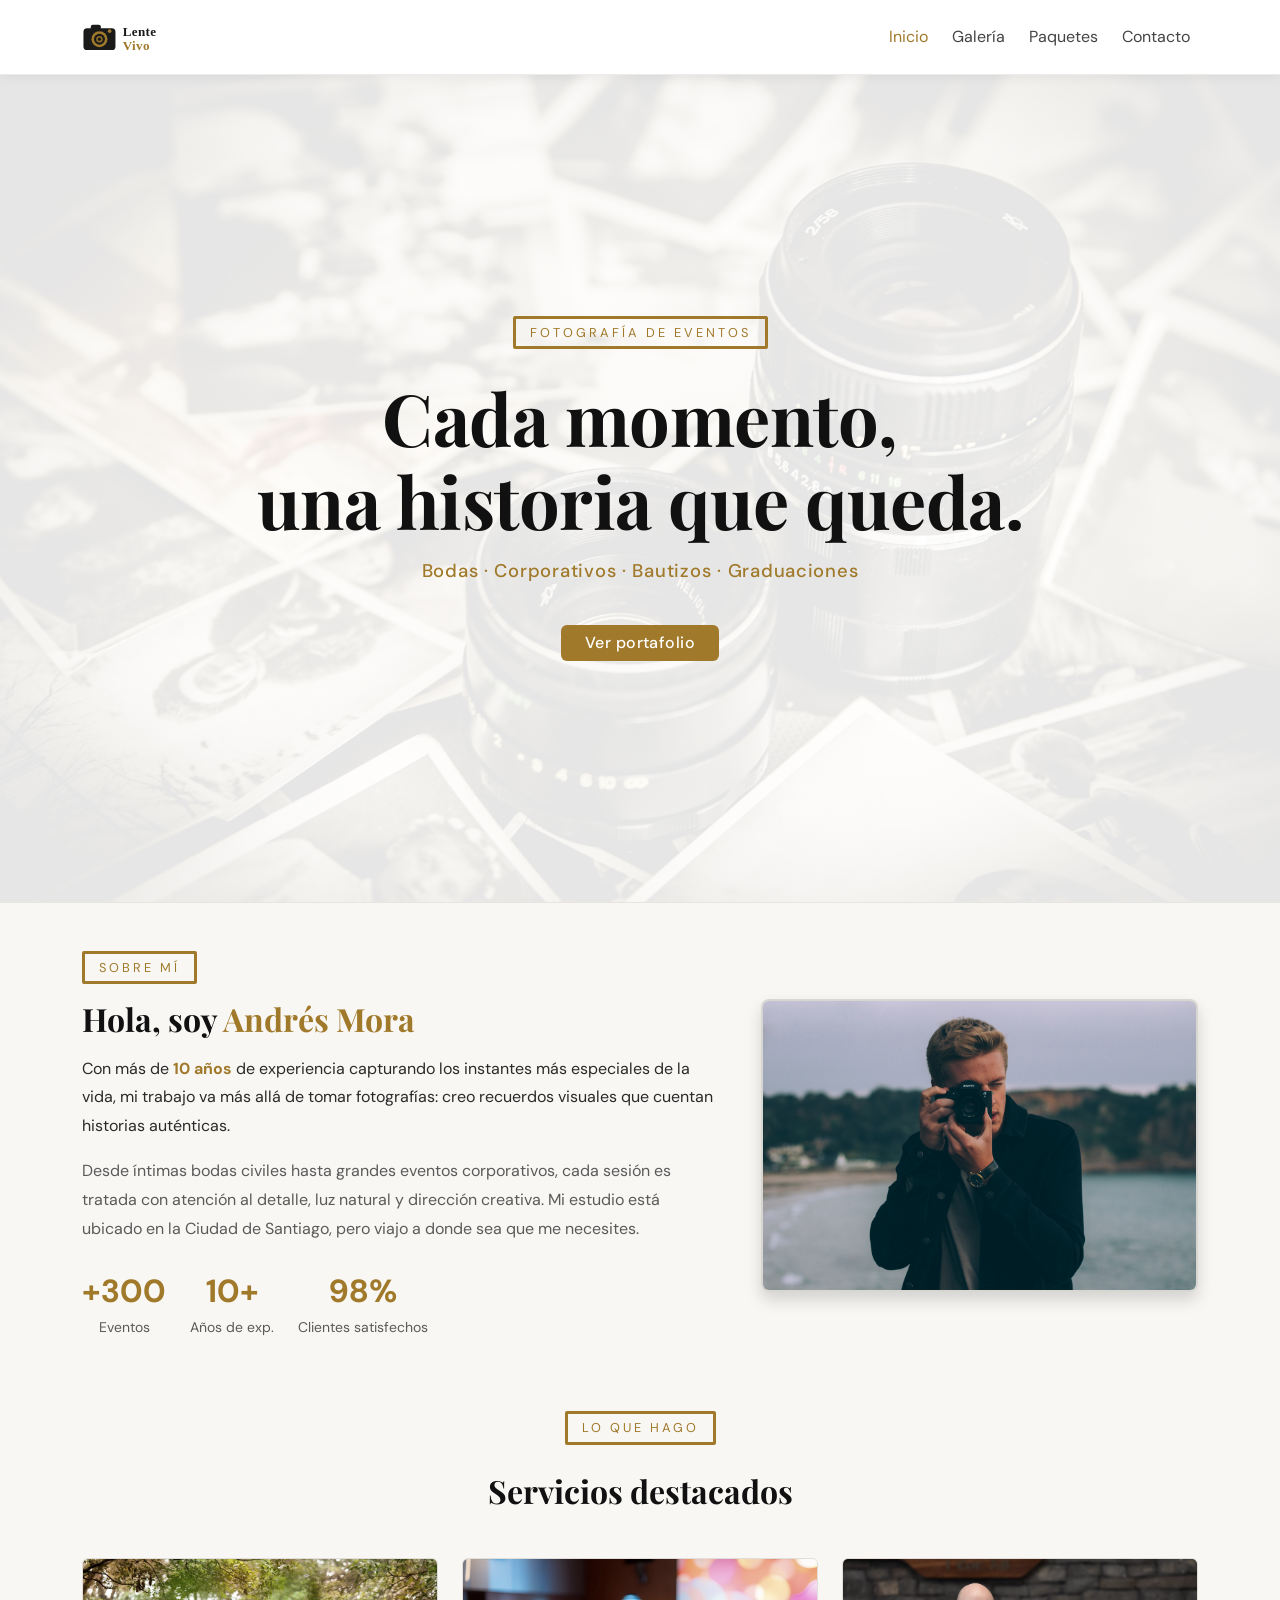
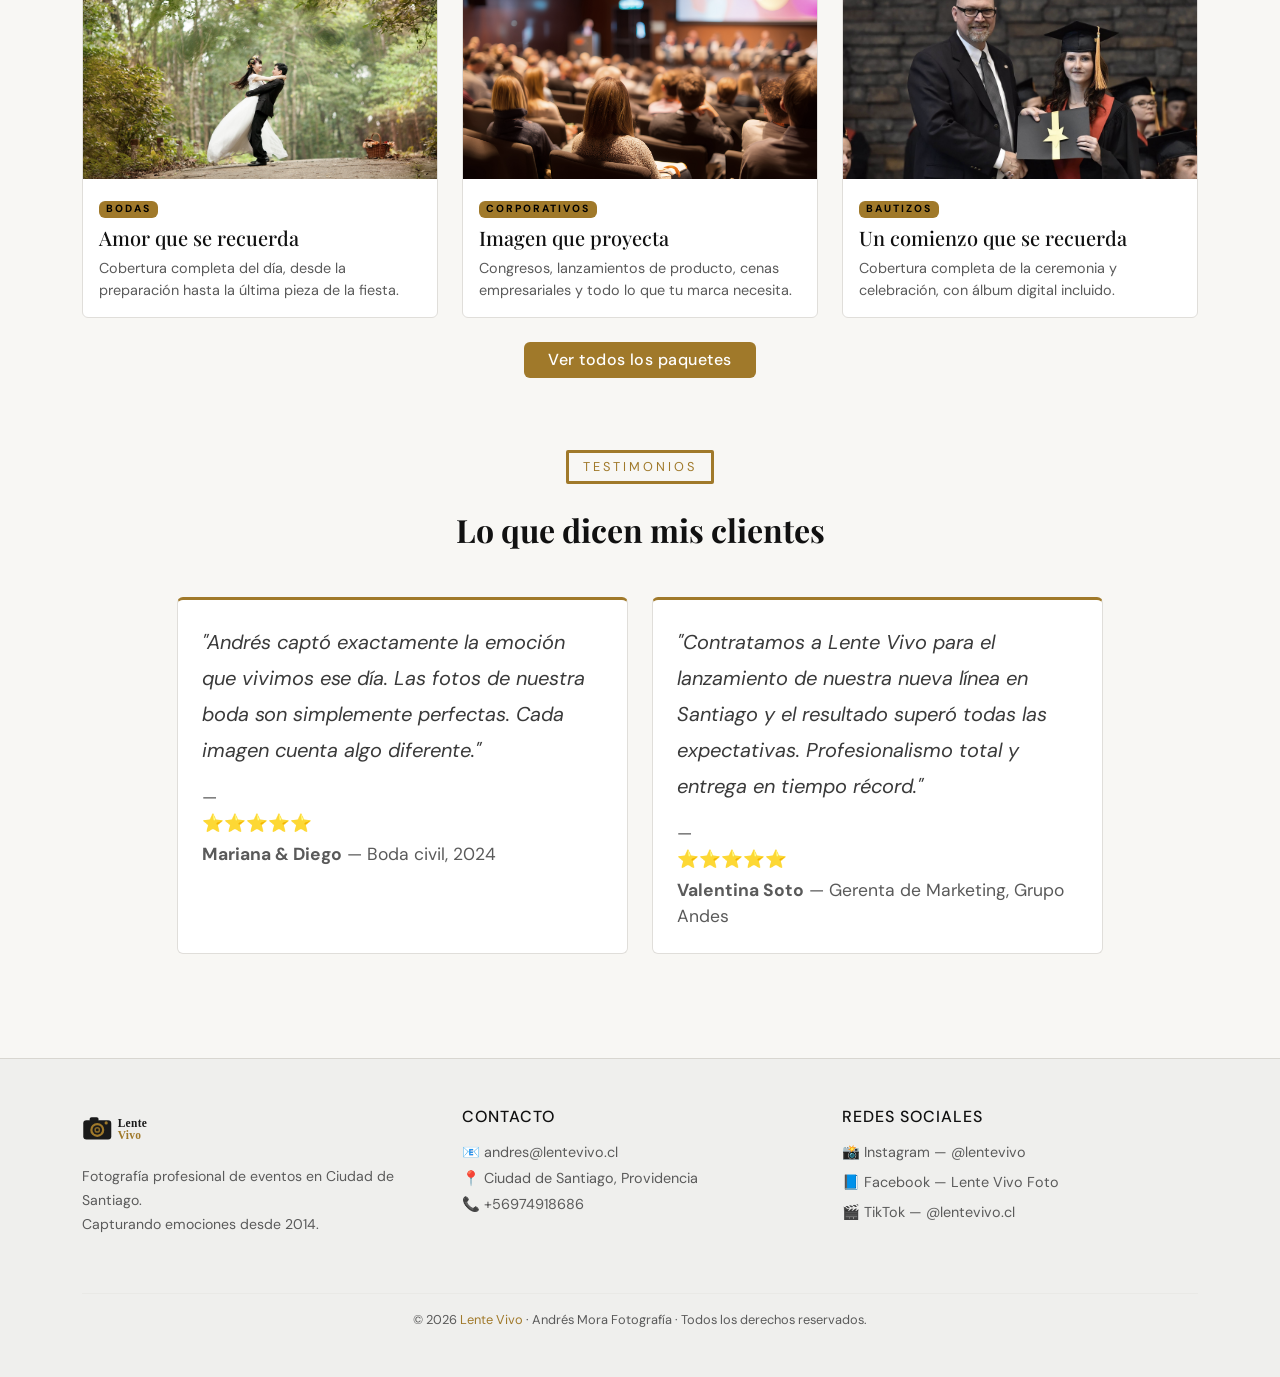
<file: index.html>
<!DOCTYPE html>
<html lang="es">

<head>
    <meta charset="UTF-8">
    <meta name="viewport" content="width=device-width, initial-scale=1.0">
    <meta name="description"
        content="Lente Vivo — Fotografía profesional de eventos: bodas, corporativos, quinceañeras y graduaciones. Andrés Mora, más de 10 años capturando tus momentos únicos.">
    <title>Lente Vivo — Fotografía de Eventos</title>

    <!-- Favicon -->
    <link rel="icon" type="image/svg+xml" href="src/assets/img/favicon.svg">

    <!-- Bootstrap 5 -->
    <link rel="stylesheet" href="https://cdn.jsdelivr.net/npm/bootstrap@5.3.3/dist/css/bootstrap.min.css">

    <!-- Estilos propios -->
    <link rel="stylesheet" href="src/css/global.css">
    <link rel="stylesheet" href="src/css/home.css">
    <link rel="stylesheet" href="src/css/galeria.css">
</head>

<body>

    <!-- ══════════════════════════════════════════════════════════
       NAVBAR
  ══════════════════════════════════════════════════════════ -->
    <nav class="navbar navbar-expand-lg navbar-foto sticky-top" id="navbar-principal" aria-label="Navegación principal">
        <div class="container">

            <!-- Logo -->
            <a class="navbar-brand" href="index.html">
                <img src="src/assets/img/logo.svg" alt="Lente Vivo" width="160" height="48">
            </a>

            <!-- Botón hamburguesa -->
            <button class="navbar-toggler border-0" type="button" data-bs-toggle="collapse" data-bs-target="#navMenu"
                aria-controls="navMenu" aria-expanded="false" aria-label="Abrir menú">
                <span style="color: var(--foto-accent); font-size: 1.4rem;">☰</span>
            </button>

            <!-- Links -->
            <div class="collapse navbar-collapse" id="navMenu">
                <ul class="navbar-nav ms-auto gap-lg-2">
                    <li class="nav-item">
                        <a class="nav-link active" aria-current="page" href="index.html" id="nav-inicio">Inicio</a>
                    </li>
                    <li class="nav-item">
                        <a class="nav-link" href="src/components/galeria.html" id="nav-galeria">Galería</a>
                    </li>
                    <li class="nav-item">
                        <a class="nav-link" href="src/components/paquetes.html" id="nav-paquetes">Paquetes</a>
                    </li>
                    <li class="nav-item">
                        <a class="nav-link" href="src/components/contacto.html" id="nav-contacto">Contacto</a>
                    </li>
                </ul>
            </div>

        </div>
    </nav>


    <!-- ══════════════════════════════════════════════════════════
       HERO
  ══════════════════════════════════════════════════════════ -->
    <section class="hero d-flex align-items-center justify-content-center text-center" id="hero"
        aria-label="Bienvenida">
        <div class="container">
            <div class="hero-badge">Fotografía de eventos</div>

            <h1 class="display-3 fw-bold mt-2">
                Cada momento,<br>una historia que queda.
            </h1>

            <p class="lead mt-3 mx-auto">
                Bodas · Corporativos · Bautizos · Graduaciones
            </p>

            <a href="src/components/galeria.html" class="btn btn-foto px-4 mt-4" id="cta-ver-galeria">
                Ver portafolio
            </a>
        </div>
    </section>


    <!-- ══════════════════════════════════════════════════════════
       CONTENIDO PRINCIPAL
  ══════════════════════════════════════════════════════════ -->
    <main class="container py-5" id="contenido-principal">


        <!-- ── Sobre mí ──────────────────────────────────────────── -->
        <section class="row align-items-center g-5 mb-5 pb-4" id="sobre-mi" aria-labelledby="titulo-sobre-mi">

            <div class="col-lg-7">
                <span class="hero-badge d-inline-block mb-3">Sobre mí</span>
                <h2 class="fw-bold" id="titulo-sobre-mi">
                    Hola, soy <span class="text-foto">Andrés Mora</span>
                </h2>
                <p class="mt-3" style="color: #2a2a2a; line-height: 1.8;">
                    Con más de <strong class="text-foto">10 años</strong> de experiencia capturando los instantes más
                    especiales de la vida,
                    mi trabajo va más allá de tomar fotografías: creo recuerdos visuales que cuentan historias
                    auténticas.
                </p>
                <p style="color: var(--foto-muted); line-height: 1.8;">
                    Desde íntimas bodas civiles hasta grandes eventos corporativos, cada sesión es tratada con
                    atención al detalle, luz natural y dirección creativa. Mi estudio está ubicado en la Ciudad de
                    Santiago,
                    pero viajo a donde sea que me necesites.
                </p>
                <div class="d-flex gap-4 mt-4">
                    <div class="text-center">
                        <div class="fs-2 fw-bold text-foto">+300</div>
                        <small style="color: var(--foto-muted);">Eventos</small>
                    </div>
                    <div class="text-center">
                        <div class="fs-2 fw-bold text-foto">10+</div>
                        <small style="color: var(--foto-muted);">Años de exp.</small>
                    </div>
                    <div class="text-center">
                        <div class="fs-2 fw-bold text-foto">98%</div>
                        <small style="color: var(--foto-muted);">Clientes satisfechos</small>
                    </div>
                </div>
            </div>

            <div class="col-lg-5 text-center">
                <img src="src/assets/img/andres.jpg" alt="Andrés Mora, fotógrafo profesional de eventos"
                    class="img-fluid rounded-3 shadow"
                    style="max-height: 420px; object-fit: cover; border: 2px solid #d8d6d0;">
            </div>

        </section>


        <!-- ── Servicios destacados ──────────────────────────────── -->
        <section class="mb-5 pb-4" id="servicios" aria-labelledby="titulo-servicios">

            <div class="text-center mb-5">
                <span class="hero-badge">Lo que hago</span>
                <h2 class="fw-bold mt-2" id="titulo-servicios">Servicios destacados</h2>
            </div>

            <div class="row g-4">

                <!-- Card: Bodas -->
                <div class="col-md-4">
                    <div class="card card-hover h-100" id="card-bodas">
                        <img src="src/assets/img/boda.jpg" class="card-img-top" alt="Fotografía de bodas">
                        <div class="card-body">
                            <span class="badge badge-categoria mb-2"
                                style="background: var(--foto-accent); color: #000;">Bodas</span>
                            <h3 class="card-title h5">Amor que se recuerda</h3>
                            <p class="card-text" style="color: var(--foto-muted); font-size: 0.9rem;">
                                Cobertura completa del día, desde la preparación hasta la última pieza de la fiesta.
                            </p>
                        </div>
                    </div>
                </div>

                <!-- Card: Corporativos -->
                <div class="col-md-4">
                    <div class="card card-hover h-100" id="card-corporativos">
                        <img src="src/assets/img/evento.jpg" class="card-img-top" alt="Fotografía corporativa">
                        <div class="card-body">
                            <span class="badge badge-categoria mb-2"
                                style="background: var(--foto-accent); color: #000;">Corporativos</span>
                            <h3 class="card-title h5">Imagen que proyecta</h3>
                            <p class="card-text" style="color: var(--foto-muted); font-size: 0.9rem;">
                                Congresos, lanzamientos de producto, cenas empresariales y todo lo que tu marca
                                necesita.
                            </p>
                        </div>
                    </div>
                </div>

                <!-- Card: Bautizos -->
                <div class="col-md-4">
                    <div class="card card-hover h-100" id="card-bautizos">
                        <img src="src/assets/img/graduacion.jpg" class="card-img-top" alt="Fotografía de bautizos">
                        <div class="card-body">
                            <span class="badge badge-categoria mb-2"
                                style="background: var(--foto-accent); color: #000;">Bautizos</span>
                            <h3 class="card-title h5">Un comienzo que se recuerda</h3>
                            <p class="card-text" style="color: var(--foto-muted); font-size: 0.9rem;">
                                Cobertura completa de la ceremonia y celebración, con álbum digital incluido.
                            </p>
                        </div>
                    </div>
                </div>

            </div>

            <div class="text-center mt-4">
                <a href="src/components/paquetes.html" class="btn btn-foto px-4" id="cta-ver-paquetes">
                    Ver todos los paquetes
                </a>
            </div>

        </section>


        <!-- ── Testimonios ───────────────────────────────────────── -->
        <section class="mb-2" id="testimonios" aria-labelledby="titulo-testimonios">

            <div class="text-center mb-5">
                <span class="hero-badge">Testimonios</span>
                <h2 class="fw-bold mt-2" id="titulo-testimonios">Lo que dicen mis clientes</h2>
            </div>

            <div class="row g-4 justify-content-center">

                <!-- Testimonio 1 -->
                <div class="col-md-5">
                    <div class="card h-100 p-4" style="border-top: 3px solid var(--foto-accent) !important;">
                        <blockquote class="blockquote mb-0">
                            <p style="color: #3a3a3a; font-style: italic; line-height: 1.8;">
                                "Andrés captó exactamente la emoción que vivimos ese día. Las fotos de nuestra boda son
                                simplemente perfectas.
                                Cada imagen cuenta algo diferente."
                            </p>
                            <footer class="blockquote-footer mt-3" style="color: var(--foto-muted);">
                                <div class="mb-1">⭐⭐⭐⭐⭐</div>
                                <strong>Mariana & Diego</strong> — Boda civil, 2024
                            </footer>
                        </blockquote>
                    </div>
                </div>

                <!-- Testimonio 2 -->
                <div class="col-md-5">
                    <div class="card h-100 p-4" style="border-top: 3px solid var(--foto-accent) !important;">
                        <blockquote class="blockquote mb-0">
                            <p style="color: #3a3a3a; font-style: italic; line-height: 1.8;">
                                "Contratamos a Lente Vivo para el lanzamiento de nuestra nueva línea en Santiago y
                                el resultado superó todas las expectativas. Profesionalismo total y entrega en tiempo
                                récord."
                            </p>
                            <footer class="blockquote-footer mt-3" style="color: var(--foto-muted);">
                                <div class="mb-1">⭐⭐⭐⭐⭐</div>
                                <strong>Valentina Soto</strong> — Gerenta de Marketing, Grupo Andes
                            </footer>
                        </blockquote>
                    </div>
                </div>

            </div>
        </section>


    </main>


    <!-- ══════════════════════════════════════════════════════════
       FOOTER
  ══════════════════════════════════════════════════════════ -->
    <footer class="footer-foto py-5 mt-5" id="footer-principal" role="contentinfo">
        <div class="container">
            <div class="row gy-4 align-items-start">

                <!-- Marca -->
                <div class="col-md-4">
                    <img src="src/assets/img/logo.svg" alt="Lente Vivo" width="140" height="42" class="mb-3">
                    <p style="color: var(--foto-muted); font-size: 0.88rem; line-height: 1.7;">
                        Fotografía profesional de eventos en Ciudad de Santiago.<br>
                        Capturando emociones desde 2014.
                    </p>
                </div>

                <!-- Contacto -->
                <div class="col-md-4">
                    <h4 class="h6 mb-3" style="letter-spacing: 1px; text-transform: uppercase; color: #111;">Contacto
                    </h4>
                    <ul class="list-unstyled" style="color: var(--foto-muted); font-size: 0.9rem;">
                        <li class="mb-1">📧 <a href="mailto:andres@lentevivo.cl"
                                style="color: var(--foto-muted); text-decoration: none;">andres@lentevivo.cl</a></li>
                        <li class="mb-1">📍 Ciudad de Santiago, Providencia</li>
                        <li>📞 +56974918686</li>
                    </ul>
                </div>

                <!-- Redes -->
                <div class="col-md-4">
                    <h4 class="h6 mb-3" style="letter-spacing: 1px; text-transform: uppercase; color: #111;">Redes
                        sociales</h4>
                    <div class="d-flex flex-column gap-2" style="font-size: 0.9rem;">
                        <a href="#" class="text-decoration-none" style="color: var(--foto-muted);"
                            id="link-instagram">📸 Instagram — @lentevivo</a>
                        <a href="#" class="text-decoration-none" style="color: var(--foto-muted);" id="link-facebook">📘
                            Facebook — Lente Vivo Foto</a>
                        <a href="#" class="text-decoration-none" style="color: var(--foto-muted);" id="link-tiktok">🎬
                            TikTok — @lentevivo.cl</a>
                    </div>
                </div>

            </div>

            <!-- Copyright -->
            <hr style="border-color: #d8d6d0; margin-top: 2.5rem;">
            <p class="text-center mb-0" style="color: var(--foto-muted); font-size: 0.8rem;">
                © 2026 <span class="text-foto">Lente Vivo</span> · Andrés Mora Fotografía · Todos los derechos
                reservados.
            </p>
        </div>
    </footer>


    <!-- Bootstrap JS -->
    <script src="https://cdn.jsdelivr.net/npm/bootstrap@5.3.3/dist/js/bootstrap.bundle.min.js"></script>

</body>

</html>
</file>
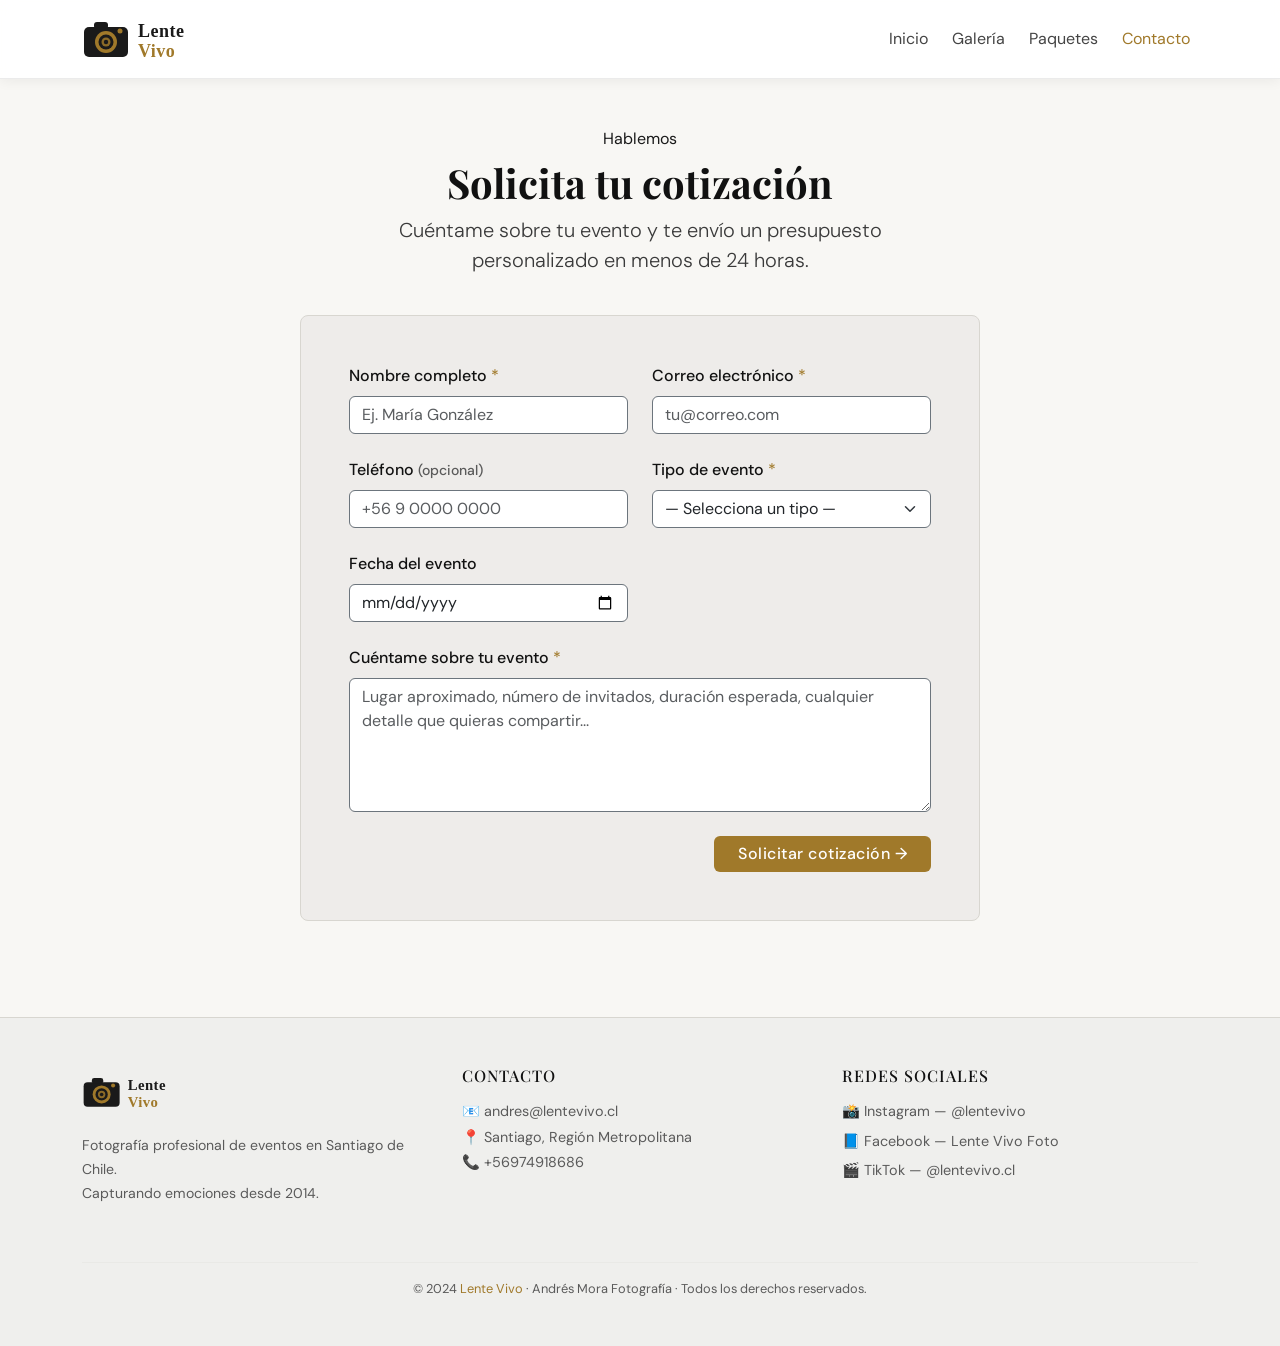
<file: src/components/contacto.html>
<!DOCTYPE html>
<html lang="es">

<head>
  <meta charset="UTF-8">
  <meta name="viewport" content="width=device-width, initial-scale=1.0">
  <meta name="description"
    content="Solicita tu cotización en Lente Vivo — Cuéntanos sobre tu evento y Andrés Mora te responderá con un presupuesto personalizado.">
  <title>Contacto — Lente Vivo</title>

  <!-- Favicon -->
  <link rel="icon" type="image/svg+xml" href="../../src/assets/img/favicon.svg">

  <!-- Bootstrap 5 -->
  <link rel="stylesheet" href="https://cdn.jsdelivr.net/npm/bootstrap@5.3.3/dist/css/bootstrap.min.css">

  <!-- Estilos propios -->
  <link rel="stylesheet" href="../../src/css/global.css">
  <link rel="stylesheet" href="../../src/css/contacto.css">
</head>

<body>

  <!-- ══════════════════════════════════════════════════════════
       NAVBAR
  ══════════════════════════════════════════════════════════ -->
  <nav class="navbar navbar-expand-lg navbar-foto sticky-top" id="navbar-principal" aria-label="Navegación principal">
    <div class="container">

      <a class="navbar-brand" href="../../index.html">
        <img src="../../src/assets/img/logo.svg" alt="Lente Vivo" height="52" style="max-width:220px;">
      </a>

      <button class="navbar-toggler border-0" type="button" data-bs-toggle="collapse" data-bs-target="#navMenu"
        aria-controls="navMenu" aria-expanded="false" aria-label="Abrir menú">
        <span style="color: var(--foto-accent); font-size: 1.4rem;">☰</span>
      </button>

      <div class="collapse navbar-collapse" id="navMenu">
        <ul class="navbar-nav ms-auto gap-lg-2">
          <li class="nav-item">
            <a class="nav-link" href="../../index.html" id="nav-inicio">Inicio</a>
          </li>
          <li class="nav-item">
            <a class="nav-link" href="galeria.html" id="nav-galeria">Galería</a>
          </li>
          <li class="nav-item">
            <a class="nav-link" href="paquetes.html" id="nav-paquetes">Paquetes</a>
          </li>
          <li class="nav-item">
            <a class="nav-link active" aria-current="page" href="contacto.html" id="nav-contacto">Contacto</a>
          </li>
        </ul>
      </div>

    </div>
  </nav>


  <!-- ══════════════════════════════════════════════════════════
       ENCABEZADO
  ══════════════════════════════════════════════════════════ -->
  <header class="container pt-5 pb-4 text-center" id="encabezado-contacto">
    <span class="hero-badge">Hablemos</span>
    <h1 class="fw-bold mt-2">Solicita tu cotización</h1>
    <p class="lead mx-auto" style="max-width: 520px; color: #3a3a3a;">
      Cuéntame sobre tu evento y te envío un presupuesto personalizado en menos de 24 horas.
    </p>
  </header>


  <!-- ══════════════════════════════════════════════════════════
       FORMULARIO
  ══════════════════════════════════════════════════════════ -->
  <main class="container pb-5" id="contenido-contacto">
    <div class="mx-auto" style="max-width: 680px;">

      <!-- Formulario -->
      <form id="cotizacionForm" novalidate class="p-4 p-md-5 rounded-3"
        style="background-color: var(--foto-mid); border: 1px solid #d8d6d0;">

        <div class="row g-4">

          <!-- Nombre -->
          <div class="col-md-6">
            <label for="nombre" class="form-label" style="color: #111; font-weight: 500;">
              Nombre completo <span class="text-foto">*</span>
            </label>
            <input type="text" id="nombre" name="nombre" class="form-control border-secondary"
              placeholder="Ej. María González" autocomplete="name">
            <div class="invalid-feedback">El nombre es obligatorio.</div>
          </div>

          <!-- Email -->
          <div class="col-md-6">
            <label for="email" class="form-label" style="color: #111; font-weight: 500;">
              Correo electrónico <span class="text-foto">*</span>
            </label>
            <input type="email" id="email" name="email" class="form-control border-secondary"
              placeholder="tu@correo.com" autocomplete="email">
            <div class="invalid-feedback">Ingresa un correo electrónico válido.</div>
          </div>

          <!-- Teléfono (opcional) -->
          <div class="col-md-6">
            <label for="telefono" class="form-label" style="color: #111; font-weight: 500;">
              Teléfono
              <small style="color: var(--foto-muted);">(opcional)</small>
            </label>
            <input type="tel" id="telefono" name="telefono" class="form-control border-secondary"
              placeholder="+56 9 0000 0000" autocomplete="tel">
          </div>

          <!-- Tipo de evento -->
          <div class="col-md-6">
            <label for="asunto" class="form-label" style="color: #111; font-weight: 500;">
              Tipo de evento <span class="text-foto">*</span>
            </label>
            <select id="asunto" name="asunto" class="form-select border-secondary">
              <option value="">— Selecciona un tipo —</option>
              <option value="boda">Boda</option>
              <option value="corporativo">Corporativo</option>
              <option value="bautizo">Bautizo</option>
              <option value="graduacion">Graduación</option>
              <option value="concierto">Concierto</option>
              <option value="otro">Otro</option>
            </select>
            <div class="invalid-feedback">Selecciona el tipo de evento.</div>
          </div>

          <!-- Fecha del evento -->
          <div class="col-md-6">
            <label for="fecha" class="form-label" style="color: #111; font-weight: 500;">Fecha del evento</label>
            <input type="date" id="fecha" name="fecha" class="form-control border-secondary">
          </div>

          <!-- Mensaje -->
          <div class="col-12">
            <label for="mensaje" class="form-label" style="color: #111; font-weight: 500;">
              Cuéntame sobre tu evento <span class="text-foto">*</span>
            </label>
            <textarea id="mensaje" name="mensaje" class="form-control border-secondary" rows="5"
              placeholder="Lugar aproximado, número de invitados, duración esperada, cualquier detalle que quieras compartir..."></textarea>
            <div class="invalid-feedback">El mensaje no puede estar vacío.</div>
          </div>

          <!-- Botón submit -->
          <div class="col-12 text-end">
            <button type="submit" id="btn-enviar" class="btn btn-foto px-4">
              Solicitar cotización &rarr;
            </button>
          </div>

        </div><!-- /row -->
      </form><!-- /cotizacionForm -->

      <!-- Mensaje de éxito (oculto por defecto — contacto.css lo controla) -->
      <div id="mensajeExito" class="alert alert-success alert-exito mt-4 text-center rounded-3" role="alert"
        aria-live="polite">
        <div style="font-size: 2rem; margin-bottom: 0.5rem;">✅</div>
        <h2 class="h5 fw-bold">¡Mensaje recibido!</h2>
        <p class="mb-1">Gracias por contactarme. Te responderé en menos de 24 horas.</p>
        <small style="color: #6c757d;">Revisa también tu carpeta de spam por si acaso.</small>
      </div>

    </div><!-- /mx-auto -->
  </main>


  <!-- ══════════════════════════════════════════════════════════
       FOOTER
  ══════════════════════════════════════════════════════════ -->
  <footer class="footer-foto py-5 mt-5" id="footer-principal" role="contentinfo">
    <div class="container">
      <div class="row gy-4 align-items-start">

        <!-- Marca -->
        <div class="col-md-4">
          <img src="../../src/assets/img/logo.svg" alt="Lente Vivo" height="52" style="max-width:180px;" class="mb-3">
          <p style="color: var(--foto-muted); font-size: 0.88rem; line-height: 1.7;">
            Fotografía profesional de eventos en Santiago de Chile.<br>
            Capturando emociones desde 2014.
          </p>
        </div>

        <!-- Contacto -->
        <div class="col-md-4">
          <h3 class="h6 mb-3" style="letter-spacing: 1px; text-transform: uppercase; color: #111;">Contacto</h3>
          <ul class="list-unstyled" style="color: var(--foto-muted); font-size: 0.9rem;">
            <li class="mb-1">📧 <a href="mailto:andres@lentevivo.cl"
                style="color: var(--foto-muted); text-decoration: none;">andres@lentevivo.cl</a></li>
            <li class="mb-1">📍 Santiago, Región Metropolitana</li>
            <li>📞 +56974918686</li>
          </ul>
        </div>

        <!-- Redes -->
        <div class="col-md-4">
          <h3 class="h6 mb-3" style="letter-spacing: 1px; text-transform: uppercase; color: #111;">Redes sociales</h3>
          <div class="d-flex flex-column gap-2" style="font-size: 0.9rem;">
            <a href="#" class="text-decoration-none" style="color: var(--foto-muted);" id="link-instagram">📸 Instagram
              — @lentevivo</a>
            <a href="#" class="text-decoration-none" style="color: var(--foto-muted);" id="link-facebook">📘 Facebook —
              Lente Vivo Foto</a>
            <a href="#" class="text-decoration-none" style="color: var(--foto-muted);" id="link-tiktok">🎬 TikTok —
              @lentevivo.cl</a>
          </div>
        </div>

      </div>

      <hr style="border-color: #d8d6d0; margin-top: 2.5rem;">
      <p class="text-center mb-0" style="color: var(--foto-muted); font-size: 0.8rem;">
        © 2024 <span class="text-foto">Lente Vivo</span> · Andrés Mora Fotografía · Todos los derechos reservados.
      </p>
    </div>
  </footer>


  <!-- Bootstrap JS -->
  <script src="https://cdn.jsdelivr.net/npm/bootstrap@5.3.3/dist/js/bootstrap.bundle.min.js"></script>

  <!-- Validación del formulario -->
  <script src="../js/form.js"></script>

</body>

</html>
</file>
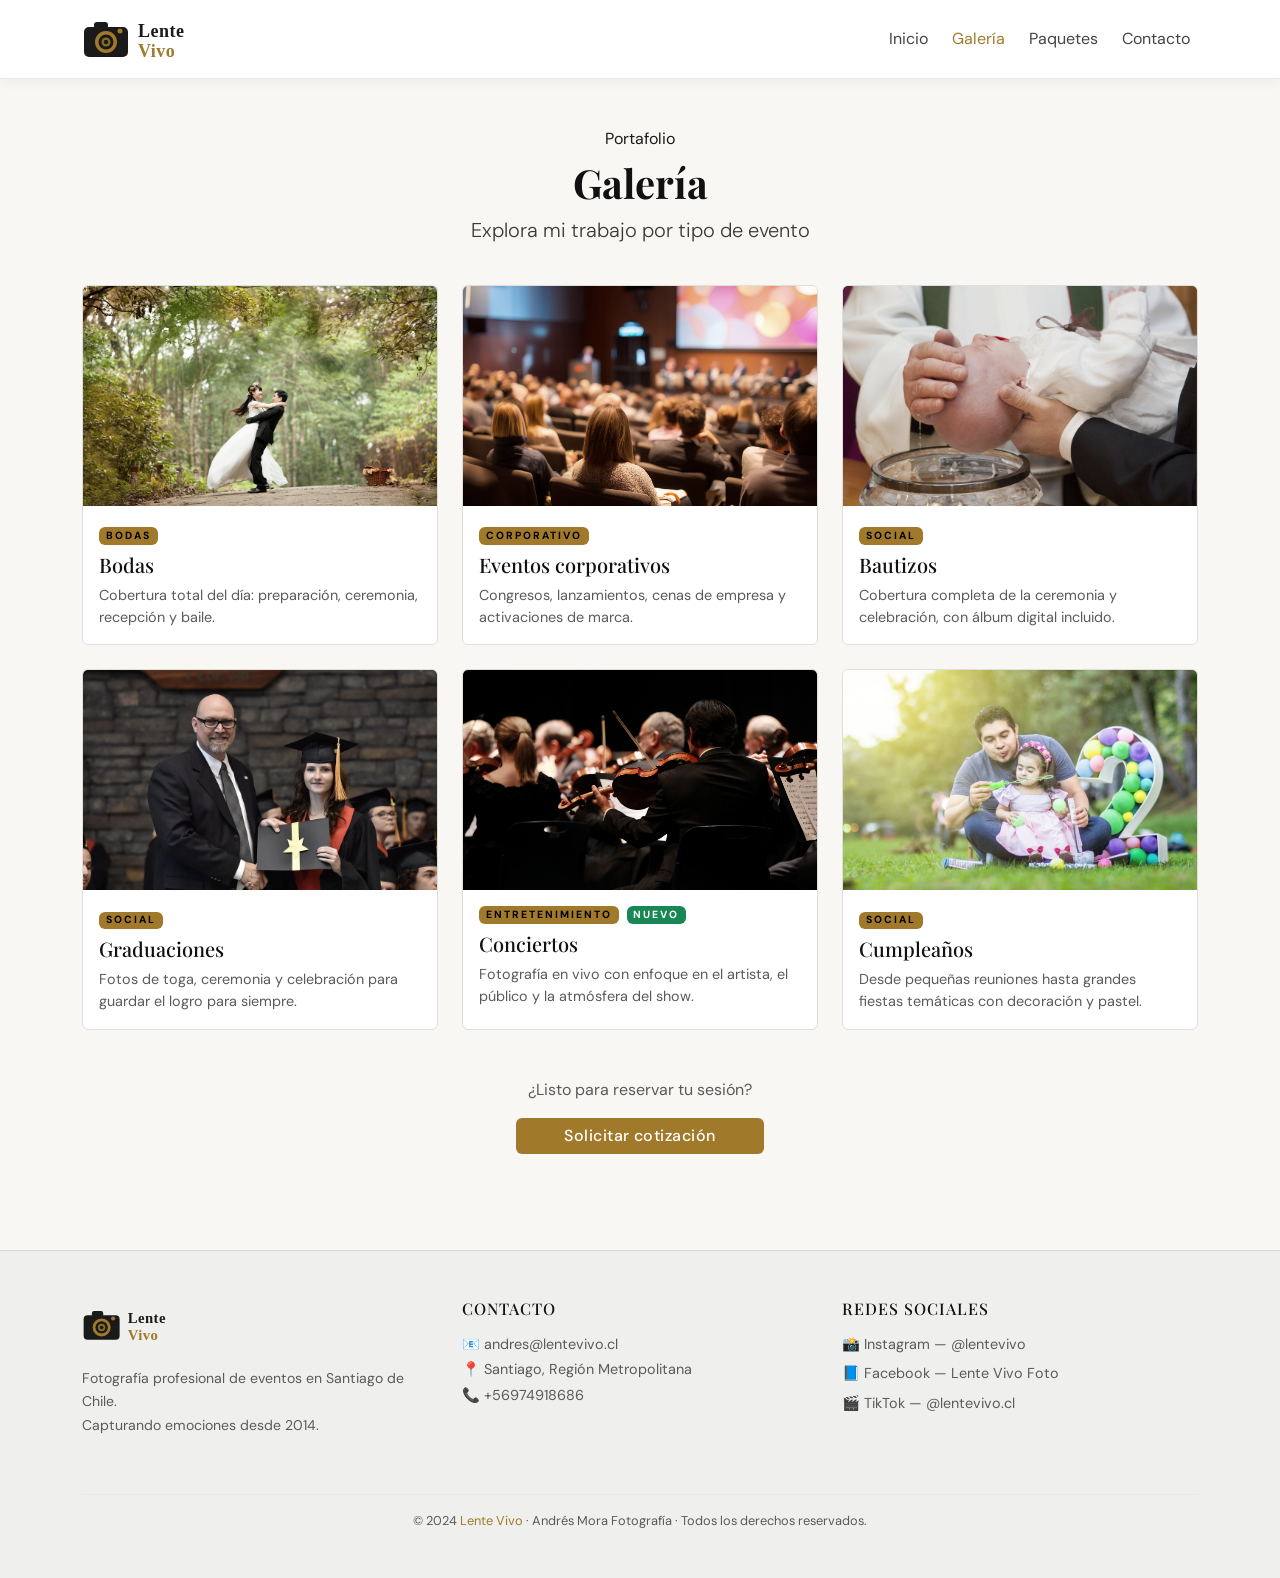
<file: src/components/galeria.html>
<!DOCTYPE html>
<html lang="es">

<head>
  <meta charset="UTF-8">
  <meta name="viewport" content="width=device-width, initial-scale=1.0">
  <meta name="description"
    content="Galería de Lente Vivo — Explora el trabajo fotográfico de Andrés Mora: bodas, corporativos, quinceañeras, graduaciones, conciertos y cumpleaños.">
  <title>Galería — Lente Vivo</title>

  <!-- Favicon -->
  <link rel="icon" type="image/svg+xml" href="../../src/assets/img/favicon.svg">

  <!-- Bootstrap 5 -->
  <link rel="stylesheet" href="https://cdn.jsdelivr.net/npm/bootstrap@5.3.3/dist/css/bootstrap.min.css">

  <!-- Estilos propios -->
  <link rel="stylesheet" href="../../src/css/global.css">
  <link rel="stylesheet" href="../../src/css/galeria.css">
</head>

<body>

  <!-- ══════════════════════════════════════════════════════════
       NAVBAR
  ══════════════════════════════════════════════════════════ -->
  <nav class="navbar navbar-expand-lg navbar-foto sticky-top" id="navbar-principal" aria-label="Navegación principal">
    <div class="container">

      <a class="navbar-brand" href="../../index.html">
        <img src="../../src/assets/img/logo.svg" alt="Lente Vivo" height="52" style="max-width:220px;">
      </a>

      <button class="navbar-toggler border-0" type="button" data-bs-toggle="collapse" data-bs-target="#navMenu"
        aria-controls="navMenu" aria-expanded="false" aria-label="Abrir menú">
        <span style="color: var(--foto-accent); font-size: 1.4rem;">☰</span>
      </button>

      <div class="collapse navbar-collapse" id="navMenu">
        <ul class="navbar-nav ms-auto gap-lg-2">
          <li class="nav-item">
            <a class="nav-link" href="../../index.html" id="nav-inicio">Inicio</a>
          </li>
          <li class="nav-item">
            <a class="nav-link active" aria-current="page" href="galeria.html" id="nav-galeria">Galería</a>
          </li>
          <li class="nav-item">
            <a class="nav-link" href="paquetes.html" id="nav-paquetes">Paquetes</a>
          </li>
          <li class="nav-item">
            <a class="nav-link" href="contacto.html" id="nav-contacto">Contacto</a>
          </li>
        </ul>
      </div>

    </div>
  </nav>


  <!-- ══════════════════════════════════════════════════════════
       ENCABEZADO DE PÁGINA
  ══════════════════════════════════════════════════════════ -->
  <header class="container pt-5 pb-4 text-center" id="encabezado-galeria">
    <span class="hero-badge">Portafolio</span>
    <h1 class="fw-bold mt-2">Galería</h1>
    <p class="lead mx-auto" style="max-width: 520px; color: #3a3a3a;">
      Explora mi trabajo por tipo de evento
    </p>
  </header>


  <!-- ══════════════════════════════════════════════════════════
       GALERÍA DE CARDS
  ══════════════════════════════════════════════════════════ -->
  <main class="container pb-5" id="galeria-principal">
    <div class="row g-4">

      <!-- 1. Bodas -->
      <div class="col-sm-6 col-md-4">
        <div class="card card-hover h-100" id="card-bodas">
          <img src="../../src/assets/img/boda.jpg" class="card-img-top" alt="Fotografía de bodas — Lente Vivo">
          <div class="card-body">
            <span class="badge badge-categoria mb-2" style="background: var(--foto-accent); color: #000;">Bodas</span>
            <h2 class="card-title h5">Bodas</h2>
            <p class="card-text" style="color: var(--foto-muted); font-size: 0.9rem;">
              Cobertura total del día: preparación, ceremonia, recepción y baile.
            </p>
          </div>
        </div>
      </div>

      <!-- 2. Eventos corporativos -->
      <div class="col-sm-6 col-md-4">
        <div class="card card-hover h-100" id="card-corporativos">
          <img src="../../src/assets/img/evento.jpg" class="card-img-top"
            alt="Fotografía de eventos corporativos — Lente Vivo">
          <div class="card-body">
            <span class="badge badge-categoria mb-2"
              style="background: var(--foto-accent); color: #000;">Corporativo</span>
            <h2 class="card-title h5">Eventos corporativos</h2>
            <p class="card-text" style="color: var(--foto-muted); font-size: 0.9rem;">
              Congresos, lanzamientos, cenas de empresa y activaciones de marca.
            </p>
          </div>
        </div>
      </div>

      <!-- 3. Bautizos -->
      <div class="col-sm-6 col-md-4">
        <div class="card card-hover h-100" id="card-bautizos">
          <img src="../../src/assets/img/bautizo.jpg" class="card-img-top" alt="Fotografía de bautizos — Lente Vivo">
          <div class="card-body">
            <span class="badge badge-categoria mb-2" style="background: var(--foto-accent); color: #000;">Social</span>
            <h2 class="card-title h5">Bautizos</h2>
            <p class="card-text" style="color: var(--foto-muted); font-size: 0.9rem;">
              Cobertura completa de la ceremonia y celebración, con álbum digital incluido.
            </p>
          </div>
        </div>
      </div>

      <!-- 4. Graduaciones -->
      <div class="col-sm-6 col-md-4">
        <div class="card card-hover h-100" id="card-graduaciones">
          <img src="../../src/assets/img/graduacion.jpg" class="card-img-top"
            alt="Fotografía de graduaciones — Lente Vivo">
          <div class="card-body">
            <span class="badge badge-categoria mb-2" style="background: var(--foto-accent); color: #000;">Social</span>
            <h2 class="card-title h5">Graduaciones</h2>
            <p class="card-text" style="color: var(--foto-muted); font-size: 0.9rem;">
              Fotos de toga, ceremonia y celebración para guardar el logro para siempre.
            </p>
          </div>
        </div>
      </div>

      <!-- 5. Conciertos — Nuevo -->
      <div class="col-sm-6 col-md-4">
        <div class="card card-hover h-100" id="card-conciertos">
          <img src="../../src/assets/img/concierto.jpg" class="card-img-top"
            alt="Fotografía de conciertos — Lente Vivo">
          <div class="card-body">
            <div class="d-flex gap-2 mb-2">
              <span class="badge badge-categoria"
                style="background: var(--foto-accent); color: #000;">Entretenimiento</span>
              <span class="badge badge-categoria bg-success">Nuevo</span>
            </div>
            <h2 class="card-title h5">Conciertos</h2>
            <p class="card-text" style="color: var(--foto-muted); font-size: 0.9rem;">
              Fotografía en vivo con enfoque en el artista, el público y la atmósfera del show.
            </p>
          </div>
        </div>
      </div>

      <!-- 6. Cumpleaños -->
      <div class="col-sm-6 col-md-4">
        <div class="card card-hover h-100" id="card-cumpleanos">
          <img src="../../src/assets/img/cumple.jpg" class="card-img-top" alt="Fotografía de cumpleaños — Lente Vivo">
          <div class="card-body">
            <span class="badge badge-categoria mb-2" style="background: var(--foto-accent); color: #000;">Social</span>
            <h2 class="card-title h5">Cumpleaños</h2>
            <p class="card-text" style="color: var(--foto-muted); font-size: 0.9rem;">
              Desde pequeñas reuniones hasta grandes fiestas temáticas con decoración y pastel.
            </p>
          </div>
        </div>
      </div>

    </div><!-- /row -->

    <!-- CTA al formulario -->
    <div class="text-center mt-5">
      <p style="color: var(--foto-muted);">¿Listo para reservar tu sesión?</p>
      <a href="contacto.html" class="btn btn-foto px-5" id="cta-contacto-galeria">
        Solicitar cotización
      </a>
    </div>

  </main>


  <!-- ══════════════════════════════════════════════════════════
       FOOTER
  ══════════════════════════════════════════════════════════ -->
  <footer class="footer-foto py-5 mt-5" id="footer-principal" role="contentinfo">
    <div class="container">
      <div class="row gy-4 align-items-start">

        <!-- Marca -->
        <div class="col-md-4">
          <img src="../../src/assets/img/logo.svg" alt="Lente Vivo" height="52" style="max-width:180px;" class="mb-3">
          <p style="color: var(--foto-muted); font-size: 0.88rem; line-height: 1.7;">
            Fotografía profesional de eventos en Santiago de Chile.<br>
            Capturando emociones desde 2014.
          </p>
        </div>

        <!-- Contacto -->
        <div class="col-md-4">
          <h3 class="h6 mb-3" style="letter-spacing: 1px; text-transform: uppercase; color: #111;">Contacto</h3>
          <ul class="list-unstyled" style="color: var(--foto-muted); font-size: 0.9rem;">
            <li class="mb-1">📧 <a href="mailto:andres@lentevivo.cl"
                style="color: var(--foto-muted); text-decoration: none;">andres@lentevivo.cl</a></li>
            <li class="mb-1">📍 Santiago, Región Metropolitana</li>
            <li>📞 +56974918686</li>
          </ul>
        </div>

        <!-- Redes -->
        <div class="col-md-4">
          <h3 class="h6 mb-3" style="letter-spacing: 1px; text-transform: uppercase; color: #111;">Redes sociales</h3>
          <div class="d-flex flex-column gap-2" style="font-size: 0.9rem;">
            <a href="#" class="text-decoration-none" style="color: var(--foto-muted);" id="link-instagram">📸 Instagram
              — @lentevivo</a>
            <a href="#" class="text-decoration-none" style="color: var(--foto-muted);" id="link-facebook">📘 Facebook —
              Lente Vivo Foto</a>
            <a href="#" class="text-decoration-none" style="color: var(--foto-muted);" id="link-tiktok">🎬 TikTok —
              @lentevivo.cl</a>
          </div>
        </div>

      </div>

      <hr style="border-color: #d8d6d0; margin-top: 2.5rem;">
      <p class="text-center mb-0" style="color: var(--foto-muted); font-size: 0.8rem;">
        © 2024 <span class="text-foto">Lente Vivo</span> · Andrés Mora Fotografía · Todos los derechos reservados.
      </p>
    </div>
  </footer>


  <!-- Bootstrap JS -->
  <script src="https://cdn.jsdelivr.net/npm/bootstrap@5.3.3/dist/js/bootstrap.bundle.min.js"></script>

</body>

</html>
</file>
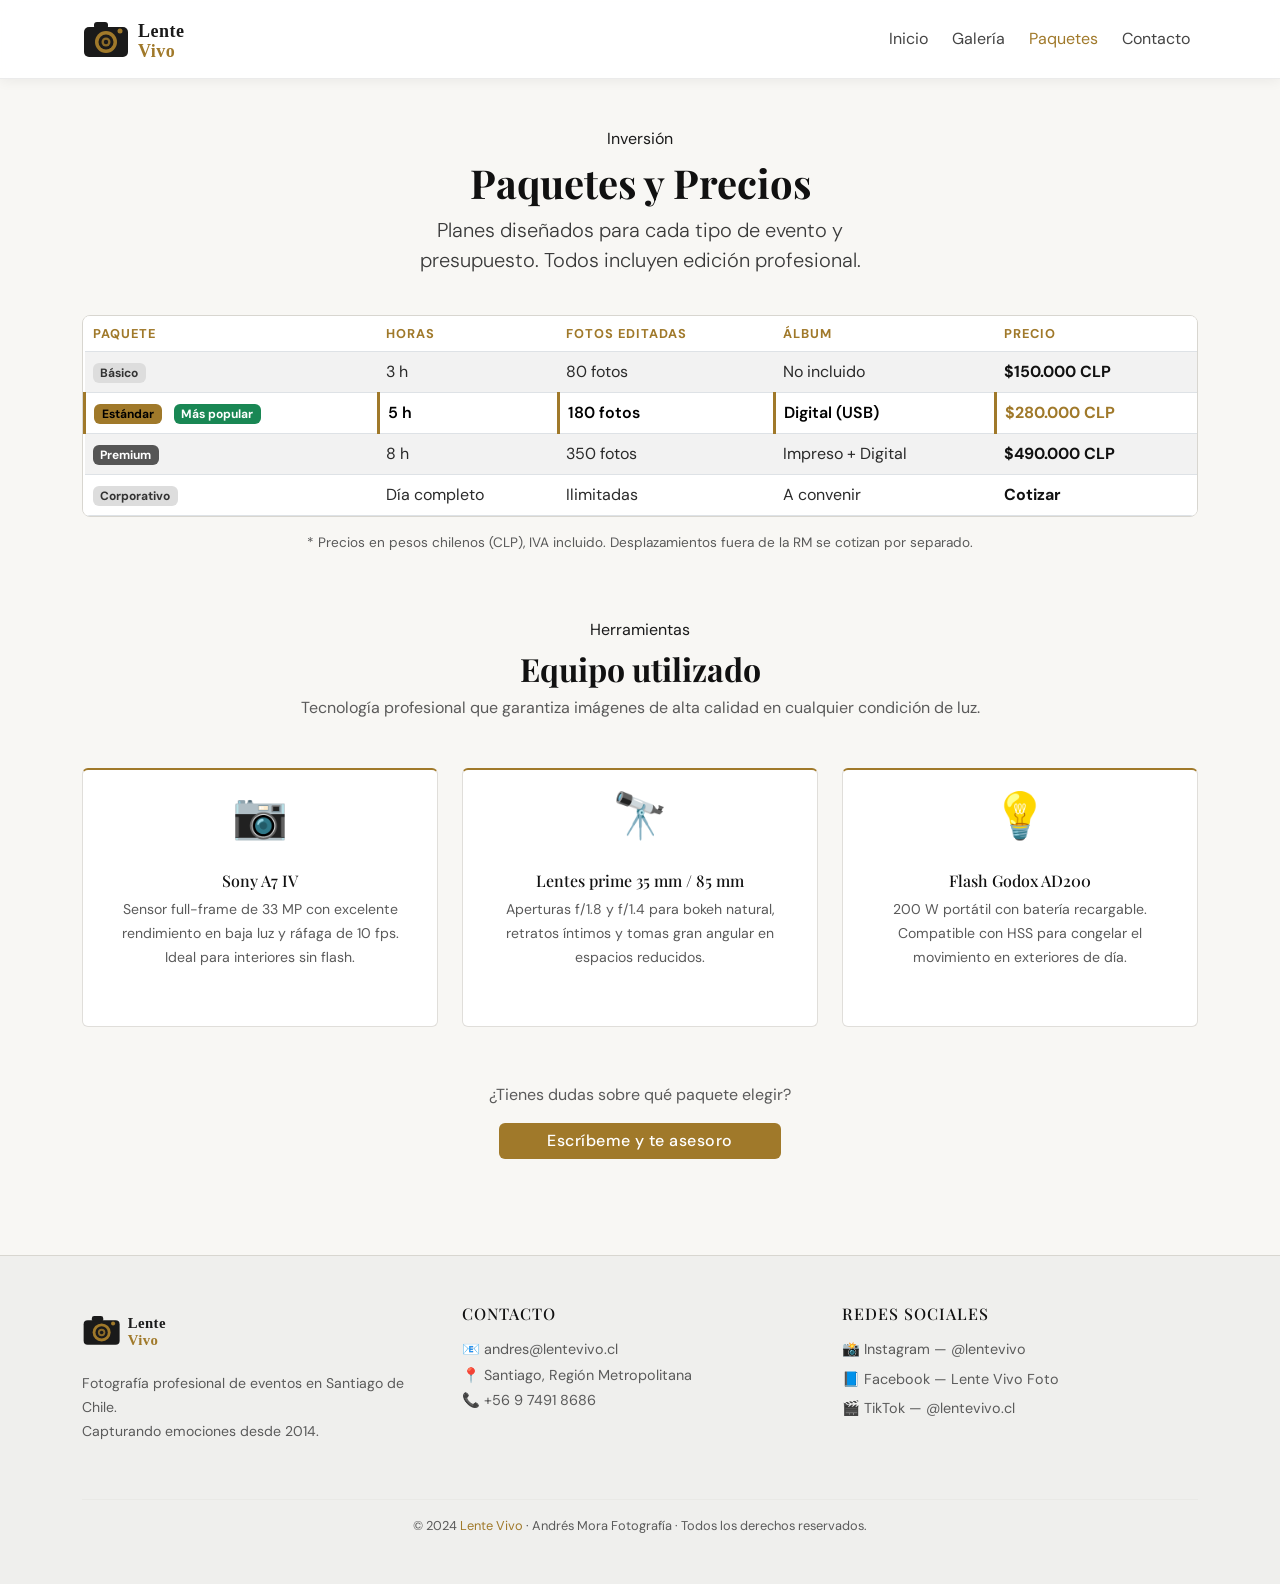
<file: src/components/paquetes.html>
<!DOCTYPE html>
<html lang="es">

<head>
  <meta charset="UTF-8">
  <meta name="viewport" content="width=device-width, initial-scale=1.0">
  <meta name="description"
    content="Paquetes y precios de Lente Vivo — Elige el plan de fotografía de eventos que mejor se adapta a tu presupuesto: Básico, Estándar, Premium o Corporativo.">
  <title>Paquetes y Precios — Lente Vivo</title>

  <!-- Favicon -->
  <link rel="icon" type="image/svg+xml" href="../../src/assets/img/favicon.svg">

  <!-- Bootstrap 5 -->
  <link rel="stylesheet" href="https://cdn.jsdelivr.net/npm/bootstrap@5.3.3/dist/css/bootstrap.min.css">

  <!-- Estilos propios -->
  <link rel="stylesheet" href="../../src/css/global.css">
  <link rel="stylesheet" href="../../src/css/paquetes.css">
</head>

<body>

  <!-- ══════════════════════════════════════════════════════════
       NAVBAR
  ══════════════════════════════════════════════════════════ -->
  <nav class="navbar navbar-expand-lg navbar-foto sticky-top" id="navbar-principal" aria-label="Navegación principal">
    <div class="container">

      <a class="navbar-brand" href="../../index.html">
        <img src="../../src/assets/img/logo.svg" alt="Lente Vivo" height="52" style="max-width:220px;">
      </a>

      <button class="navbar-toggler border-0" type="button" data-bs-toggle="collapse" data-bs-target="#navMenu"
        aria-controls="navMenu" aria-expanded="false" aria-label="Abrir menú">
        <span style="color: var(--foto-accent); font-size: 1.4rem;">☰</span>
      </button>

      <div class="collapse navbar-collapse" id="navMenu">
        <ul class="navbar-nav ms-auto gap-lg-2">
          <li class="nav-item">
            <a class="nav-link" href="../../index.html" id="nav-inicio">Inicio</a>
          </li>
          <li class="nav-item">
            <a class="nav-link" href="galeria.html" id="nav-galeria">Galería</a>
          </li>
          <li class="nav-item">
            <a class="nav-link active" aria-current="page" href="paquetes.html" id="nav-paquetes">Paquetes</a>
          </li>
          <li class="nav-item">
            <a class="nav-link" href="contacto.html" id="nav-contacto">Contacto</a>
          </li>
        </ul>
      </div>

    </div>
  </nav>


  <!-- ══════════════════════════════════════════════════════════
       ENCABEZADO
  ══════════════════════════════════════════════════════════ -->
  <header class="container pt-5 pb-4 text-center" id="encabezado-paquetes">
    <span class="hero-badge">Inversión</span>
    <h1 class="fw-bold mt-2">Paquetes y Precios</h1>
    <p class="lead mx-auto" style="max-width: 520px; color: #3a3a3a;">
      Planes diseñados para cada tipo de evento y presupuesto. Todos incluyen edición profesional.
    </p>
  </header>


  <!-- ══════════════════════════════════════════════════════════
       TABLA DE PAQUETES
  ══════════════════════════════════════════════════════════ -->
  <main class="container pb-5" id="contenido-paquetes">

    <section aria-labelledby="titulo-tabla">
      <h2 class="visually-hidden" id="titulo-tabla">Comparación de paquetes</h2>

      <div class="table-responsive rounded-3 overflow-hidden" style="border: 1px solid #d8d6d0;">
        <table class="table table-striped table-hover align-middle mb-0 bg-white" id="tabla-paquetes"
          aria-label="Tabla de paquetes y precios">
          <thead style="background-color: #f0eeea;">
            <tr>
              <th scope="col"
                style="color: var(--foto-accent); letter-spacing: 1px; font-size: 0.8rem; text-transform: uppercase;">
                Paquete</th>
              <th scope="col"
                style="color: var(--foto-accent); letter-spacing: 1px; font-size: 0.8rem; text-transform: uppercase;">
                Horas</th>
              <th scope="col"
                style="color: var(--foto-accent); letter-spacing: 1px; font-size: 0.8rem; text-transform: uppercase;">
                Fotos editadas</th>
              <th scope="col"
                style="color: var(--foto-accent); letter-spacing: 1px; font-size: 0.8rem; text-transform: uppercase;">
                Álbum</th>
              <th scope="col"
                style="color: var(--foto-accent); letter-spacing: 1px; font-size: 0.8rem; text-transform: uppercase;">
                Precio</th>
            </tr>
          </thead>
          <tbody>

            <!-- Básico -->
            <tr id="fila-basico">
              <td class="fw-semibold" style="color: #111;">
                <span class="badge badge-categoria me-2" style="background: #ddd; color: #333;">Básico</span>
              </td>
              <td style="color: #2a2a2a;">3 h</td>
              <td style="color: #2a2a2a;">80 fotos</td>
              <td style="color: #2a2a2a;">No incluido</td>
              <td class="fw-bold" style="color: #111;">$150.000 CLP</td>
            </tr>

            <!-- Estándar — fila-popular -->
            <tr class="fila-popular" id="fila-estandar">
              <td class="fw-semibold" style="color: #111;">
                <span class="badge badge-categoria me-2"
                  style="background: var(--foto-accent); color: #000;">Estándar</span>
                <span class="badge badge-categoria bg-success">Más popular</span>
              </td>
              <td>5 h</td>
              <td>180 fotos</td>
              <td>Digital (USB)</td>
              <td class="fw-bold text-foto">$280.000 CLP</td>
            </tr>

            <!-- Premium -->
            <tr id="fila-premium">
              <td class="fw-semibold text-white">
                <span class="badge badge-categoria me-2" style="background: #555; color: #fff;">Premium</span>
              </td>
              <td style="color: #2a2a2a;">8 h</td>
              <td style="color: #2a2a2a;">350 fotos</td>
              <td style="color: #2a2a2a;">Impreso + Digital</td>
              <td class="fw-bold" style="color: #111;">$490.000 CLP</td>
            </tr>

            <!-- Corporativo -->
            <tr id="fila-corporativo">
              <td class="fw-semibold" style="color: #111;">
                <span class="badge badge-categoria me-2" style="background: #ddd; color: #333;">Corporativo</span>
              </td>
              <td style="color: #2a2a2a;">Día completo</td>
              <td style="color: #2a2a2a;">Ilimitadas</td>
              <td style="color: #2a2a2a;">A convenir</td>
              <td class="fw-bold" style="color: #111;">Cotizar</td>
            </tr>

          </tbody>
        </table>
      </div><!-- /table-responsive -->

      <p class="text-center mt-3" style="color: var(--foto-muted); font-size: 0.85rem;">
        * Precios en pesos chilenos (CLP), IVA incluido. Desplazamientos fuera de la RM se cotizan por separado.
      </p>
    </section>


    <!-- ── Equipo utilizado ──────────────────────────────────── -->
    <section class="mt-5 pt-3" id="equipo" aria-labelledby="titulo-equipo">

      <div class="text-center mb-5">
        <span class="hero-badge">Herramientas</span>
        <h2 class="fw-bold mt-2" id="titulo-equipo">Equipo utilizado</h2>
        <p style="color: var(--foto-muted);">Tecnología profesional que garantiza imágenes de alta calidad en cualquier
          condición de luz.</p>
      </div>

      <div class="row g-4 justify-content-center">

        <!-- Cámara -->
        <div class="col-sm-6 col-md-4">
          <div class="card text-center p-4 h-100" id="card-camara"
            style="border-top: 2px solid var(--foto-accent) !important;">
            <div style="font-size: 2.8rem; line-height: 1;" aria-hidden="true">📷</div>
            <div class="card-body px-1">
              <h3 class="h6 mt-3 mb-2" style="color: #111;">Sony A7 IV</h3>
              <p style="color: var(--foto-muted); font-size: 0.88rem; line-height: 1.7;">
                Sensor full-frame de 33 MP con excelente rendimiento en baja luz y ráfaga de 10 fps.
                Ideal para interiores sin flash.
              </p>
            </div>
          </div>
        </div>

        <!-- Lentes -->
        <div class="col-sm-6 col-md-4">
          <div class="card text-center p-4 h-100" id="card-lentes"
            style="border-top: 2px solid var(--foto-accent) !important;">
            <div style="font-size: 2.8rem; line-height: 1;" aria-hidden="true">🔭</div>
            <div class="card-body px-1">
              <h3 class="h6 mt-3 mb-2" style="color: #111;">Lentes prime 35 mm / 85 mm</h3>
              <p style="color: var(--foto-muted); font-size: 0.88rem; line-height: 1.7;">
                Aperturas f/1.8 y f/1.4 para bokeh natural, retratos íntimos y tomas gran angular en espacios reducidos.
              </p>
            </div>
          </div>
        </div>

        <!-- Flash -->
        <div class="col-sm-6 col-md-4">
          <div class="card text-center p-4 h-100" id="card-flash"
            style="border-top: 2px solid var(--foto-accent) !important;">
            <div style="font-size: 2.8rem; line-height: 1;" aria-hidden="true">💡</div>
            <div class="card-body px-1">
              <h3 class="h6 mt-3 mb-2" style="color: #111;">Flash Godox AD200</h3>
              <p style="color: var(--foto-muted); font-size: 0.88rem; line-height: 1.7;">
                200 W portátil con batería recargable. Compatible con HSS para congelar el movimiento en exteriores de
                día.
              </p>
            </div>
          </div>
        </div>

      </div>
    </section>

    <!-- CTA -->
    <div class="text-center mt-5 pt-2">
      <p style="color: var(--foto-muted);">¿Tienes dudas sobre qué paquete elegir?</p>
      <a href="contacto.html" class="btn btn-foto px-5" id="cta-contacto-paquetes">
        Escríbeme y te asesoro
      </a>
    </div>

  </main>


  <!-- ══════════════════════════════════════════════════════════
       FOOTER
  ══════════════════════════════════════════════════════════ -->
  <footer class="footer-foto py-5 mt-5" id="footer-principal" role="contentinfo">
    <div class="container">
      <div class="row gy-4 align-items-start">

        <!-- Marca -->
        <div class="col-md-4">
          <img src="../../src/assets/img/logo.svg" alt="Lente Vivo" height="52" style="max-width:180px;" class="mb-3">
          <p style="color: var(--foto-muted); font-size: 0.88rem; line-height: 1.7;">
            Fotografía profesional de eventos en Santiago de Chile.<br>
            Capturando emociones desde 2014.
          </p>
        </div>

        <!-- Contacto -->
        <div class="col-md-4">
          <h3 class="h6 mb-3" style="letter-spacing: 1px; text-transform: uppercase; color: #111;">Contacto</h3>
          <ul class="list-unstyled" style="color: var(--foto-muted); font-size: 0.9rem;">
            <li class="mb-1">📧 <a href="mailto:andres@lentevivo.cl"
                style="color: var(--foto-muted); text-decoration: none;">andres@lentevivo.cl</a></li>
            <li class="mb-1">📍 Santiago, Región Metropolitana</li>
            <li>📞 +56 9 7491 8686</li>
          </ul>
        </div>

        <!-- Redes -->
        <div class="col-md-4">
          <h3 class="h6 mb-3" style="letter-spacing: 1px; text-transform: uppercase; color: #111;">Redes sociales</h3>
          <div class="d-flex flex-column gap-2" style="font-size: 0.9rem;">
            <a href="#" class="text-decoration-none" style="color: var(--foto-muted);" id="link-instagram">📸 Instagram
              — @lentevivo</a>
            <a href="#" class="text-decoration-none" style="color: var(--foto-muted);" id="link-facebook">📘 Facebook —
              Lente Vivo Foto</a>
            <a href="#" class="text-decoration-none" style="color: var(--foto-muted);" id="link-tiktok">🎬 TikTok —
              @lentevivo.cl</a>
          </div>
        </div>

      </div>

      <hr style="border-color: #d8d6d0; margin-top: 2.5rem;">
      <p class="text-center mb-0" style="color: var(--foto-muted); font-size: 0.8rem;">
        © 2024 <span class="text-foto">Lente Vivo</span> · Andrés Mora Fotografía · Todos los derechos reservados.
      </p>
    </div>
  </footer>


  <!-- Bootstrap JS -->
  <script src="https://cdn.jsdelivr.net/npm/bootstrap@5.3.3/dist/js/bootstrap.bundle.min.js"></script>

</body>

</html>
</file>
<file: src/css/home.css>
/* =============================================================
   Lente Vivo — home.css
   Estilos de la sección hero (página principal).
   Requiere: global.css cargado previamente.
   ============================================================= */

/* ── Hero principal ───────────────────────────────────────── */
.hero {
  background-image: linear-gradient(rgba(255, 255, 255, 0.90), rgba(255, 255, 255, 0.90)), url("../assets/img/bg.jpg");
  background-size: cover;
  background-position: center;
  background-repeat: no-repeat;
  min-height: 92vh;
  display: flex;
  align-items: center;
  justify-content: center;
  text-align: center;
  color: #ffffff;
  border-bottom: 1px solid #e8e5e0;
}

/* ── Título principal ─────────────────────────────────────── */
.hero h1 {
  font-family: 'Playfair Display', serif;
  font-size: clamp(2.4rem, 6vw, 4.5rem);
  font-weight: 700;
  letter-spacing: -0.5px;
  line-height: 1.15;
  color: #111111;
}

/* ── Párrafo destacado ────────────────────────────────────── */
.hero .lead {
  color: var(--foto-accent);   /* dorado del proyecto */
  font-size: 1.15rem;
  font-weight: 500;
  letter-spacing: 0.04em;
  max-width: 560px;
  margin-inline: auto;
}

/* ── Insignia de sección ──────────────────────────────────── */
.hero-badge {
  display: inline-block;
  border: 3px solid var(--foto-accent);
  color: var(--foto-accent);
  font-size: 0.80rem;
  letter-spacing: 3px;
  text-transform: uppercase;
  padding: 4px 14px;
  border-radius: 2px;
  margin-bottom: 1.2rem;
}
</file>
<file: src/css/galeria.css>
/* =============================================================
   Lente Vivo — galeria.css
   Estilos de la página de galería / servicios.
   Requiere: global.css cargado previamente.
   ============================================================= */

/* ── Imagen de la card ────────────────────────────────────── */
.card-img-top {
  height: 220px;
  object-fit: cover;
  filter: grayscale(20%);
  transition: filter 0.3s ease;
}

/*(global) maneja la elevación,.card-img-top (galeria) el desaturado inicial,
 y .badge-categoria la etiqueta tipográfica./*

/* Revelado de color al pasar el cursor sobre la card */
.card:hover .card-img-top {
  filter: grayscale(0%);
}

/* ── Badge de categoría ───────────────────────────────────── */
.badge-categoria {
  font-size: 0.65rem;
  letter-spacing: 2px;
  text-transform: uppercase;
}
</file>
<file: src/css/contacto.css>
/* =============================================================
   Lente Vivo — contacto.css
   Estilos de la página de contacto.
   Requiere: global.css cargado previamente.
   ============================================================= */

/* ── Alerta de éxito del formulario ──────────────────────── */
.alert-exito {
   display: none;
}

.alert-exito.visible {
   display: block;
}
</file>
<file: src/css/global.css>
/* =============================================================
   Lente Vivo — global.css
   Solo estilos que Bootstrap no cubre.
   ============================================================= */

/* ── 1. Google Fonts ──────────────────────────────────────── */
@import url('https://fonts.googleapis.com/css2?family=Playfair+Display:ital,wght@0,400;0,600;0,700;1,400&family=DM+Sans:ital,opsz,wght@0,9..40,300;0,9..40,400;0,9..40,500;1,9..40,300&display=swap');

/* ── 2. Variables CSS ─────────────────────────────────────── */
:root {
  --foto-dark:    #f8f7f4;   /* fondo principal: blanco cálido */
  --foto-mid:     #eeecea;   /* fondo de cards y formularios */
  --foto-accent:  #a0792a;   /* dorado oscuro (legible sobre claro) */
  --foto-muted:   #5a5a5a;   /* texto secundario */

  /* Derivadas de acento */
  --foto-accent-dark: color-mix(in srgb, var(--foto-accent) 80%, #000 20%);

  /* Tipografías */
  --font-display: 'Playfair Display', Georgia, serif;
  --font-body:    'DM Sans', system-ui, sans-serif;
}

/* ── 3. Tipografía base ───────────────────────────────────── */
body {
  font-family: var(--font-body);
  background-color: var(--foto-dark);
  color: #1a1a1a;
}

h1,
h2,
h3 {
  font-family: var(--font-display);
  font-weight: 700;
  color: #111111;
}

/* ── 4. Navbar ────────────────────────────────────────────── */
.navbar-foto {
  position: sticky;
  top: 0;
  z-index: 1030;
  background-color: rgba(255, 255, 255, 0.92);
  backdrop-filter: blur(8px);
  -webkit-backdrop-filter: blur(8px);
  border-bottom: 1px solid rgba(0, 0, 0, 0.08);
  box-shadow: 0 2px 12px rgba(0, 0, 0, 0.06);
}

/* ── 5. Nav links ─────────────────────────────────────────── */
.navbar-foto .nav-link {
  color: #444444;
  transition: color 0.2s ease;
}

.navbar-foto .nav-link:hover,
.navbar-foto .nav-link.active {
  color: var(--foto-accent);
}

/* ── 6. Footer ────────────────────────────────────────────── */
.footer-foto {
  background-color: #efefed;
  border-top: 1px solid #d8d6d0;
  color: var(--foto-muted);
}

/* ── 7. Botón principal ───────────────────────────────────── */
.btn-foto {
  background-color: var(--foto-accent);
  color: #ffffff;
  border: none;
  font-family: var(--font-body);
  font-weight: 500;
  letter-spacing: 0.03em;
  transition: background-color 0.2s ease, transform 0.15s ease;
}

.btn-foto:hover,
.btn-foto:focus {
  background-color: var(--foto-accent-dark);
  color: #ffffff;
}

.btn-foto:active {
  transform: scale(0.97);
}

/* ── 8. Utilidad de color de acento ──────────────────────── */
.text-foto {
  color: var(--foto-accent) !important;
}

/* ── 9. Card con efecto hover ────────────────────────────── */
.card-hover {
  transition: transform 0.25s ease, box-shadow 0.25s ease;
}

.card-hover:hover {
  transform: translateY(-5px);
  box-shadow: 0 16px 40px rgba(0, 0, 0, 0.12);
}

/* ── 10. Cards en modo claro ──────────────────────────────── */
.card {
  background-color: #ffffff !important;
  border: 1px solid #e0deda !important;
  color: #1a1a1a !important;
}

.card-title {
  color: #111111 !important;
}

.card-text {
  color: var(--foto-muted) !important;
}
</file>
<file: src/css/paquetes.css>
/* =============================================================
   Lente Vivo — paquetes.css
   Estilos de la página de paquetes / tarifas.
   Bootstrap cubre: table-striped, table-hover, table-dark, table-responsive.
   Solo agrego énfasis en la fila destacada.
   Requiere: global.css cargado previamente.
   ============================================================= */

/* ── Fila popular / recomendada ───────────────────────────── */
.fila-popular td {
  border-left: 3px solid var(--foto-accent);
  font-weight: 600;
}
</file>
